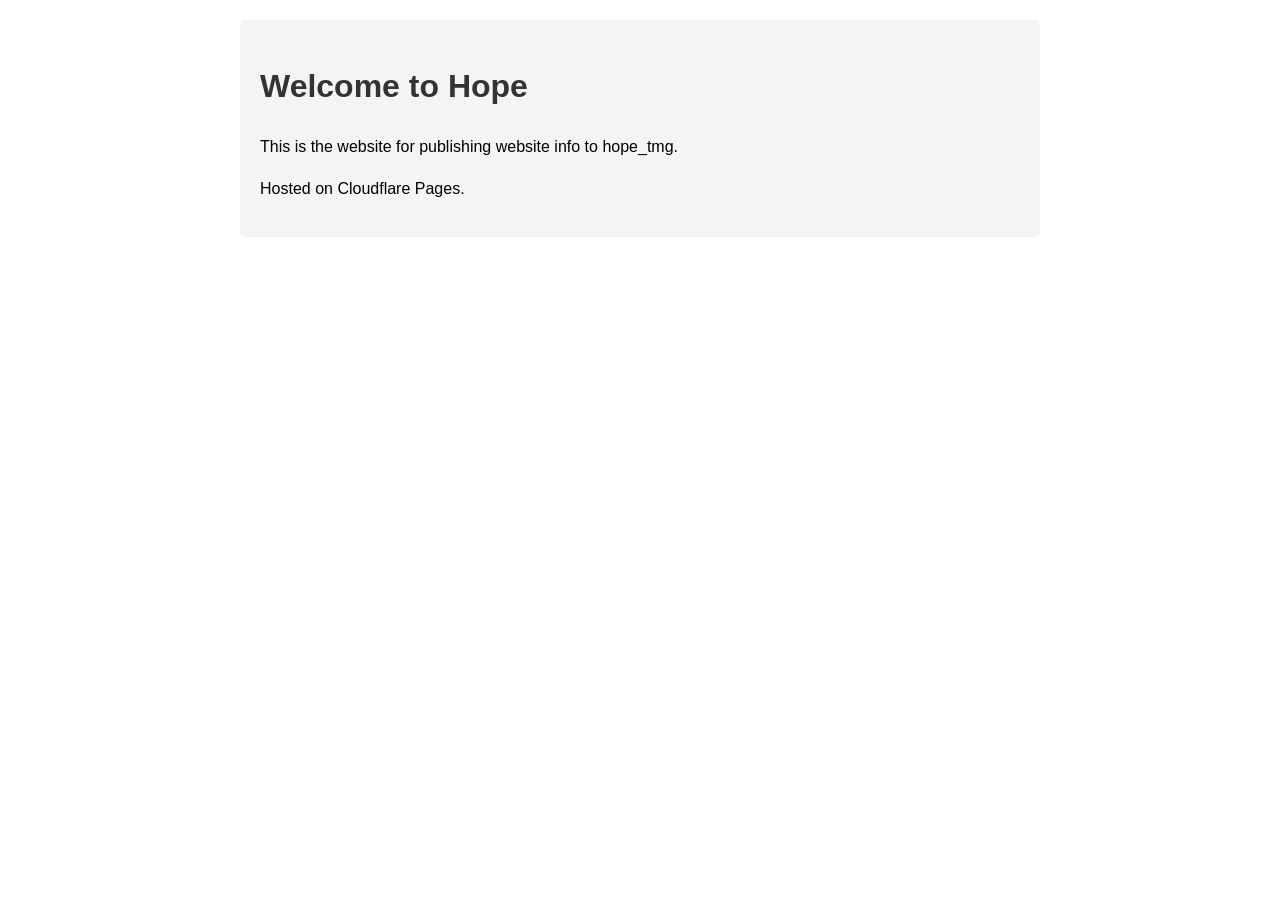
<file: upload/index.html>
<!DOCTYPE html>
<html lang="en">
<head>
    <meta charset="UTF-8">
    <meta name="viewport" content="width=device-width, initial-scale=1.0">
    <title>Hope - TMG Website</title>
    <style>
        body {
            font-family: Arial, sans-serif;
            max-width: 800px;
            margin: 0 auto;
            padding: 20px;
            line-height: 1.6;
        }
        h1 {
            color: #333;
        }
        .container {
            background-color: #f4f4f4;
            padding: 20px;
            border-radius: 5px;
        }
    </style>
</head>
<body>
    <div class="container">
        <h1>Welcome to Hope</h1>
        <p>This is the website for publishing website info to hope_tmg.</p>
        <p>Hosted on Cloudflare Pages.</p>
    </div>
</body>
</html>
</file>
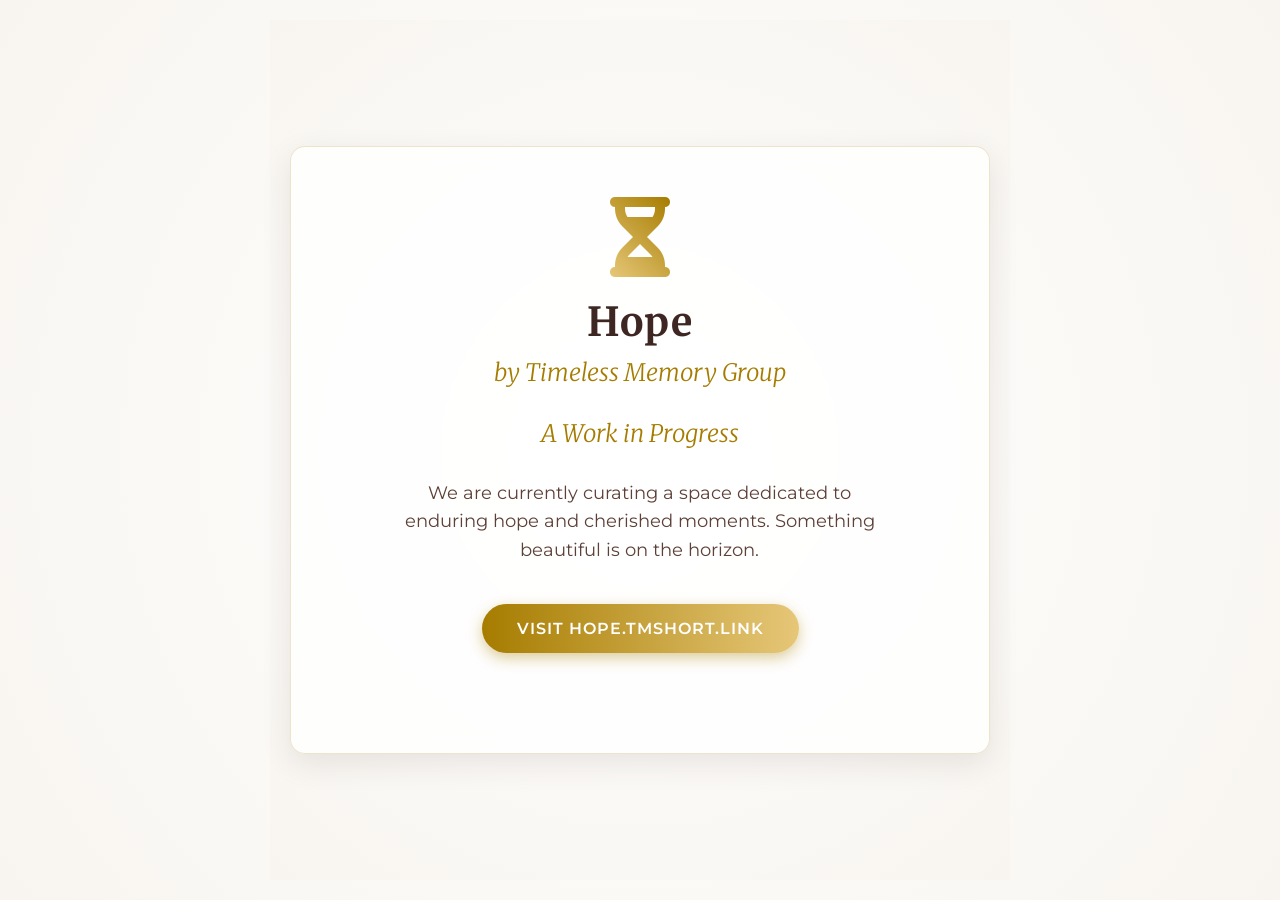
<file: wip-hope.html>
<!DOCTYPE html>
<html lang="en">

<head>
    <meta charset="UTF-8">
    <meta name="viewport" content="width=device-width, initial-scale=1.0">
    <title>Timeless Memory Hope - Coming Soon</title>
    <link
        href="https://fonts.googleapis.com/css2?family=Merriweather:ital,wght@0,300;0,700;1,400&family=Montserrat:wght@300;400;600&display=swap"
        rel="stylesheet">
    <link rel="stylesheet" href="https://cdnjs.cloudflare.com/ajax/libs/font-awesome/6.4.0/css/all.min.css">

    <style>
        :root {
            /* Color Palette based on previous images */
            --gold-light: #e6c778;
            --gold-dark: #a67c00;
            --brown-deep: #3e2723;
            --bg-cream: #f8f5f0;
            --text-color: #5d4037;
        }

        * {
            margin: 0;
            padding: 0;
            box-sizing: border-box;
        }

        body,
        html {
            height: 100%;
            font-family: 'Montserrat', sans-serif;
            background-color: var(--bg-cream);
            /* A subtle, hopeful radial gradient background */
            background-image: radial-gradient(circle at center, #ffffff, var(--bg-cream));
            color: var(--text-color);
            display: flex;
            justify-content: center;
            align-items: center;
            text-align: center;
            padding: 20px;
        }

        /* Main container card */
        .container {
            max-width: 700px;
            width: 100%;
            padding: 50px 30px;
            background: rgba(255, 255, 255, 0.8);
            border: 1px solid rgba(166, 124, 0, 0.2);
            border-radius: 15px;
            box-shadow: 0 10px 30px rgba(62, 39, 35, 0.1);
            backdrop-filter: blur(10px);
        }

        /* Logo Area Style */
        .logo-icon {
            font-size: 80px;
            /* Creating a gold gradient text effect for the icon */
            background: linear-gradient(45deg, var(--gold-light), var(--gold-dark));
            -webkit-background-clip: text;
            -webkit-text-fill-color: transparent;
            margin-bottom: 20px;
            display: inline-block;
        }

        /* If using a real image instead of the font icon, style it like this: */
        .logo-image {
            max-width: 120px;
            height: auto;
            margin-bottom: 20px;
        }

        /* Main Title Style */
        h1 {
            font-family: 'Merriweather', serif;
            font-weight: 700;
            font-size: 2.5rem;
            color: var(--brown-deep);
            margin-bottom: 10px;
            letter-spacing: 1px;
        }

        /* "Work in Progress" subtitle */
        h2 {
            font-family: 'Merriweather', serif;
            font-weight: 300;
            font-style: italic;
            font-size: 1.5rem;
            color: var(--gold-dark);
            margin-bottom: 30px;
        }

        /* Descriptive paragraph */
        p.description {
            font-size: 1.1rem;
            line-height: 1.6;
            margin-bottom: 40px;
            max-width: 80%;
            margin-left: auto;
            margin-right: auto;
        }

        /* The Gold CTA Button */
        .cta-button {
            display: inline-block;
            text-decoration: none;
            padding: 15px 35px;
            font-family: 'Montserrat', sans-serif;
            font-weight: 600;
            text-transform: uppercase;
            letter-spacing: 1px;
            color: #fff;
            background: linear-gradient(to right, var(--gold-dark), var(--gold-light));
            border-radius: 50px;
            box-shadow: 0 5px 15px rgba(166, 124, 0, 0.4);
            transition: all 0.3s ease;
            border: none;
        }

        .cta-button:hover {
            transform: translateY(-3px);
            box-shadow: 0 8px 20px rgba(166, 124, 0, 0.6);
            background: linear-gradient(to right, var(--gold-light), var(--gold-dark));
        }

        /* Footer styles */
        .footer {
            margin-top: 50px;
            font-size: 0.85rem;
            color: var(--gold-dark);
            font-family: 'Merriweather', serif;
        }

        /* Responsive adjustments */
        @media (max-width: 480px) {
            h1 {
                font-size: 2rem;
            }

            h2 {
                font-size: 1.2rem;
            }

            .container {
                padding: 30px 20px;
            }
        }
    </style>
</head>

<body>

    <div class="container">
        <header>
            <i class="fa-solid fa-hourglass-half logo-icon"></i>

            <h1>Hope</h1>
            <h2>by Timeless Memory Group</h2>
        </header>

        <main>
            <h2>A Work in Progress</h2>
            <p class="description">
                We are currently curating a space dedicated to enduring hope and cherished moments. Something beautiful
                is on the horizon.
            </p>

            <a href="https://hope.tmshort.link" class="cta-button" target="_blank">
                Visit hope.tmshort.link
            </a>
        </main>

        <footer class="footer">
            <!-- <p>by Timeless Memory Group</p> -->
        </footer>
    </div>

</body>

</html>
</file>
